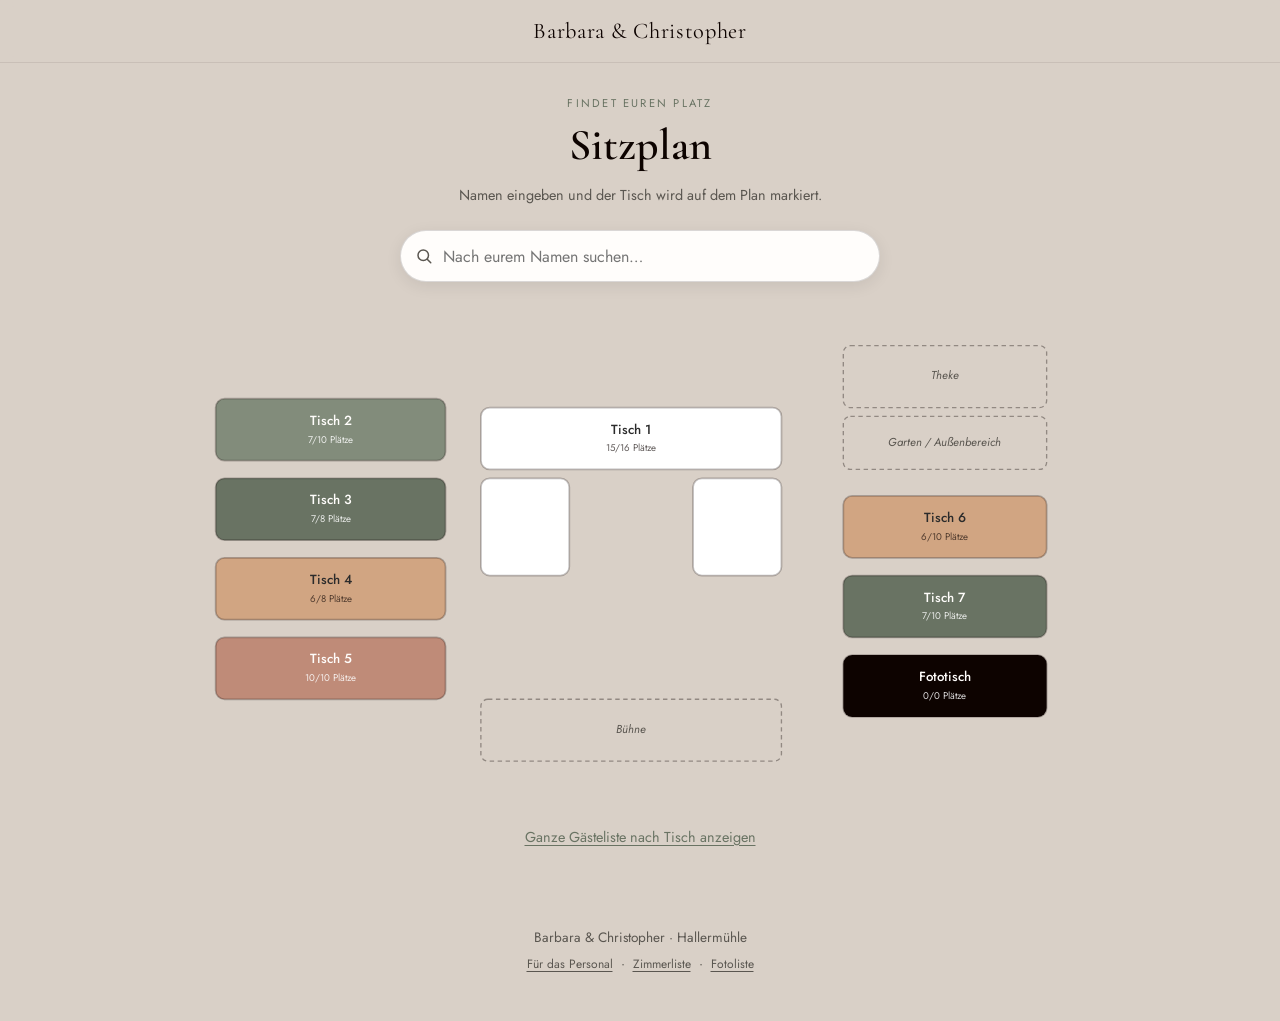
<file: index.html>
<!DOCTYPE html>
<html lang="de">
<head>
  <meta charset="UTF-8">
  <meta name="viewport" content="width=device-width, initial-scale=1.0">
  <title>Sitzplan – Barbara & Christopher</title>
  <link rel="stylesheet" href="styles.css">
</head>
<body>
  <header class="site-header">
    <span class="brand">Barbara &amp; Christopher</span>
  </header>

  <main class="wide">
    <div class="page-title">
      <div class="eyebrow">Findet euren Platz</div>
      <h1>Sitzplan</h1>
      <p>Namen eingeben und der Tisch wird auf dem Plan markiert.</p>
    </div>

    <div class="search-wrap">
      <div class="search-box">
        <svg viewBox="0 0 24 24" fill="none" stroke="currentColor" stroke-width="2" stroke-linecap="round" stroke-linejoin="round">
          <circle cx="11" cy="11" r="7"></circle>
          <line x1="21" y1="21" x2="16.65" y2="16.65"></line>
        </svg>
        <input type="text" id="guest-search" placeholder="Nach eurem Namen suchen…" autocomplete="off">
      </div>
      <div class="search-results" id="search-results"></div>
    </div>

    <div class="floorplan-wrap">
      <svg id="floorplan-svg" viewBox="0 0 1000 520" role="img" aria-label="Sitzplan der Hallermühle"></svg>
    </div>

    <div class="table-detail" id="table-detail">
      <div class="table-detail-header">
        <span class="result-swatch" id="detail-swatch"></span>
        <h3 id="detail-title"></h3>
        <span class="cap" id="detail-cap"></span>
      </div>
      <div class="seat-diagram-wrap">
        <svg id="seat-diagram-svg" role="img" aria-label="Sitzplätze am Tisch"></svg>
      </div>
      <ul class="table-guest-list" id="detail-guests"></ul>
    </div>

    <button class="directory-toggle" id="directory-toggle">Ganze Gästeliste nach Tisch anzeigen</button>
    <div class="directory" id="directory"></div>
  </main>

  <footer class="site-footer">
    Barbara &amp; Christopher · Hallermühle<br>
    <a href="personal.html" class="staff-link">Für das Personal</a>
    &nbsp;·&nbsp;
    <a href="zimmerliste.html" class="staff-link">Zimmerliste</a>
    &nbsp;·&nbsp;
    <a href="fotoliste.html" class="staff-link">Fotoliste</a>
  </footer>

  <script src="seating-data.js"></script>
  <script src="sitzplan.js"></script>
</body>
</html>
</file>
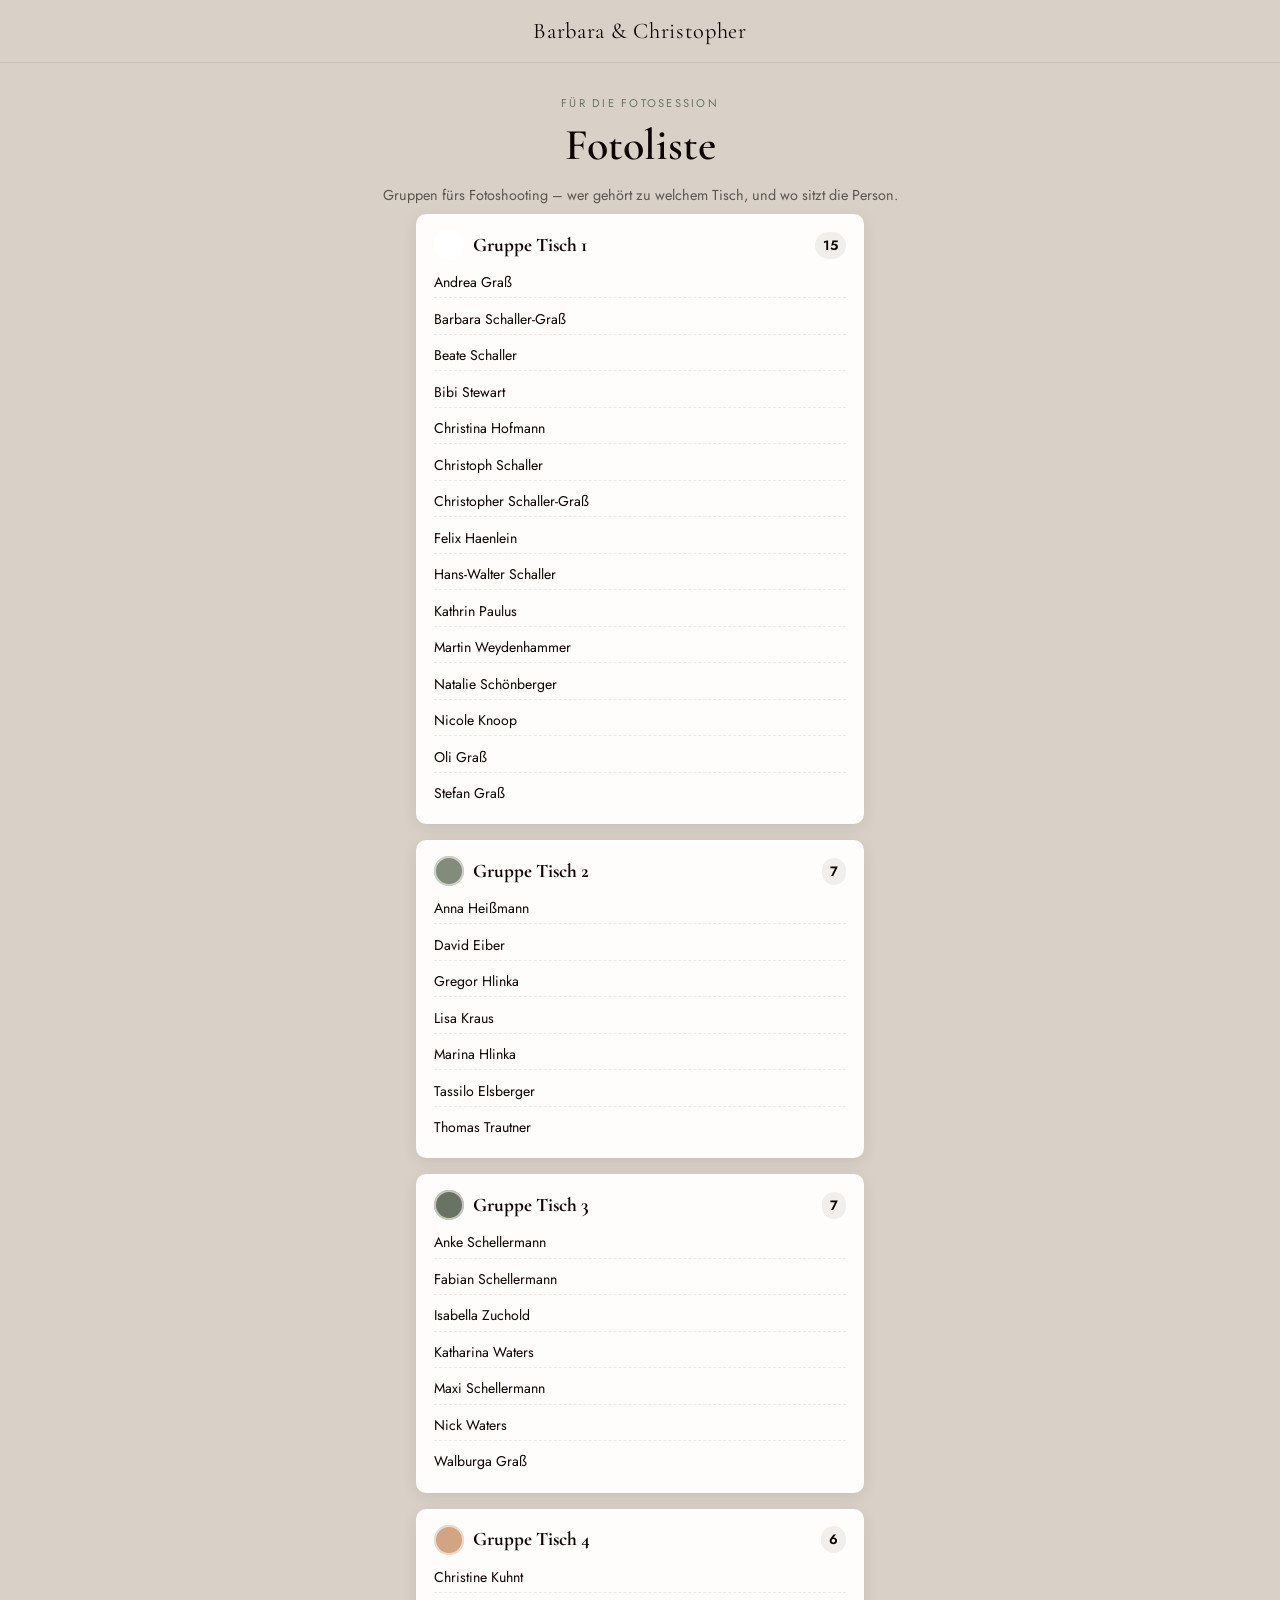
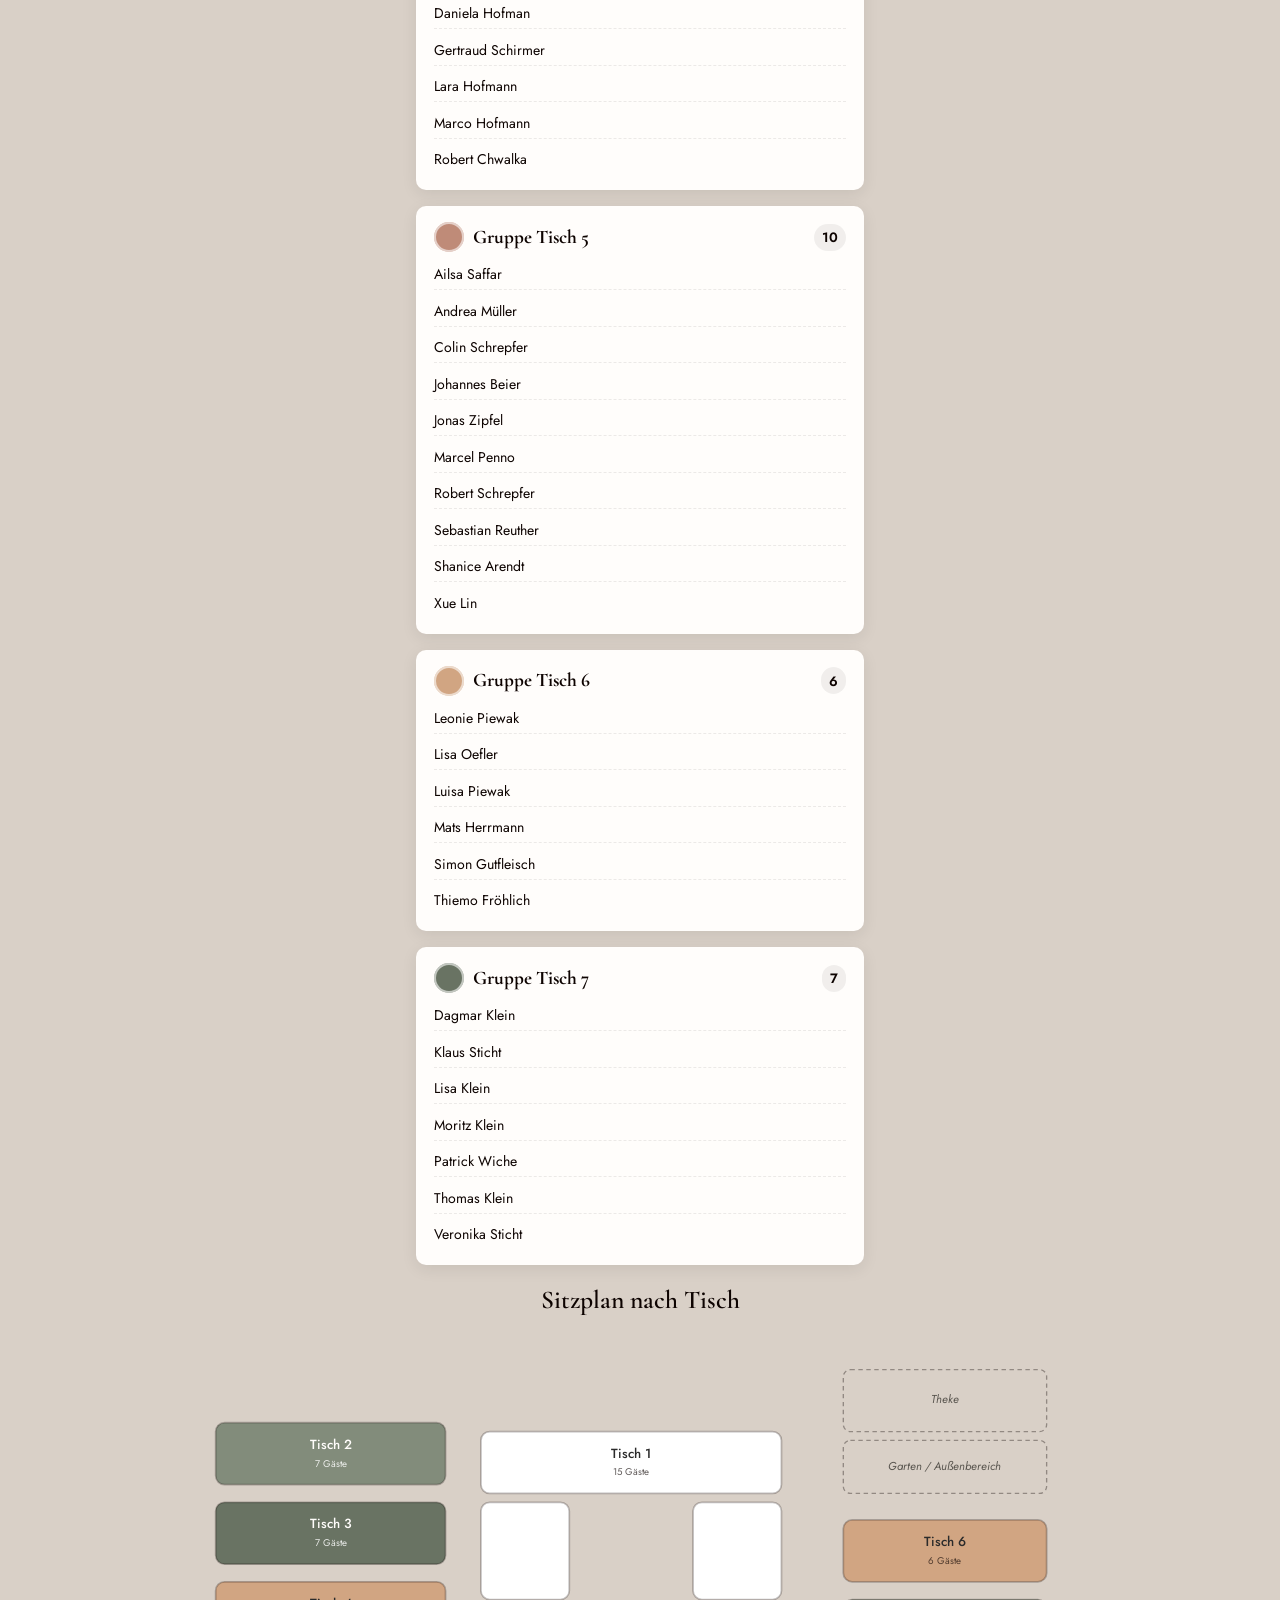
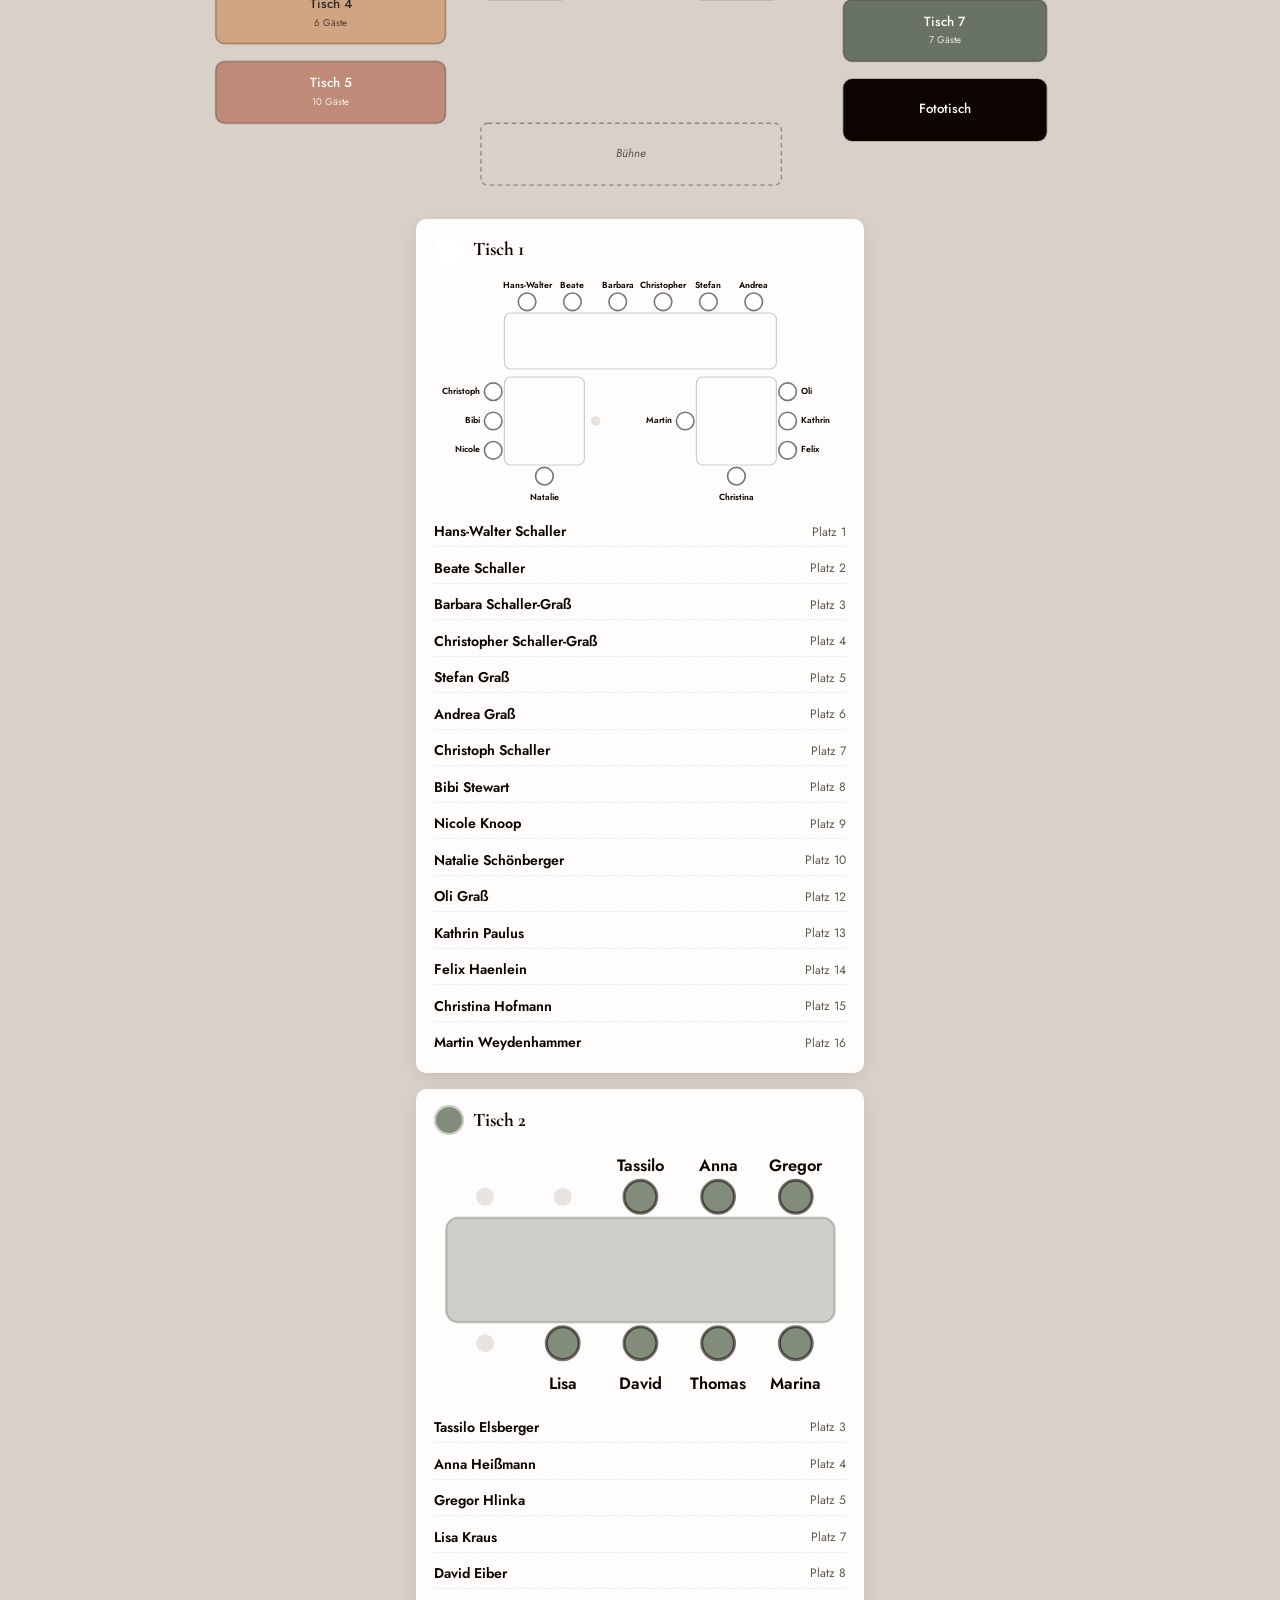
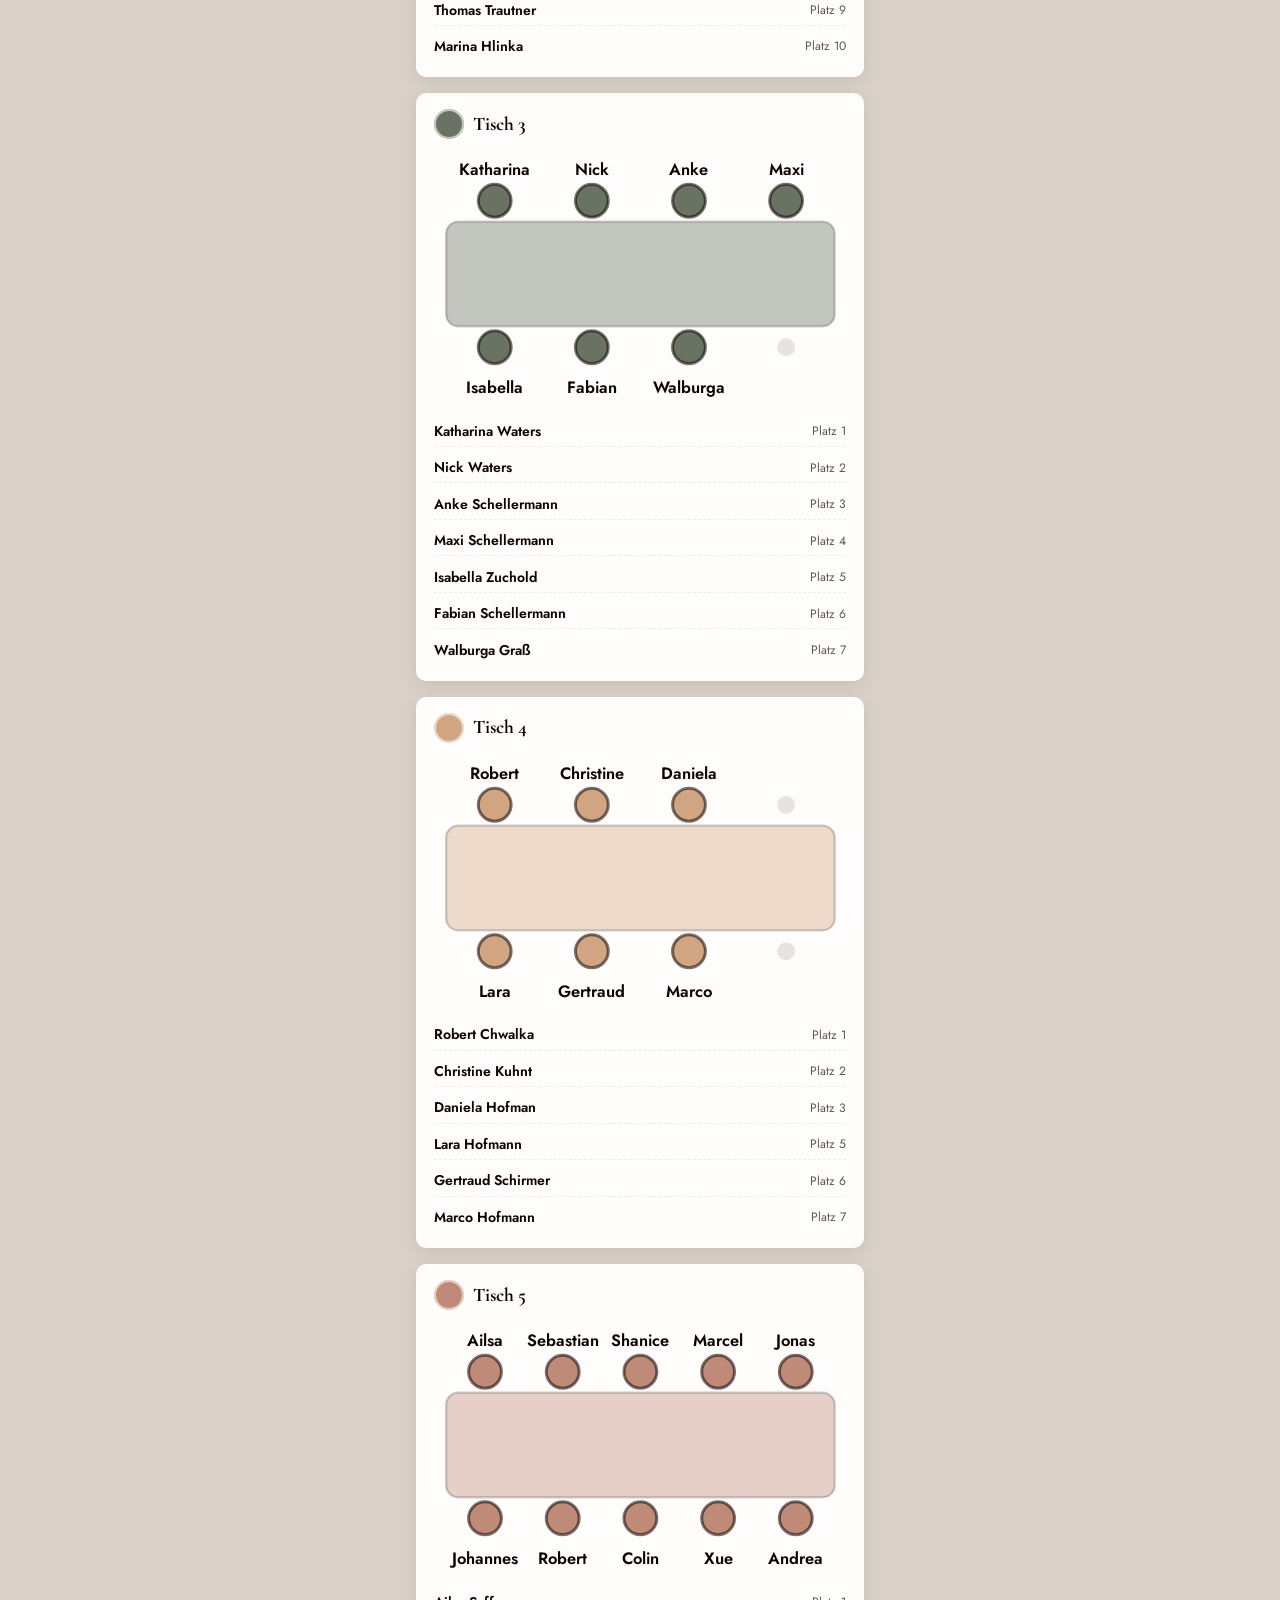
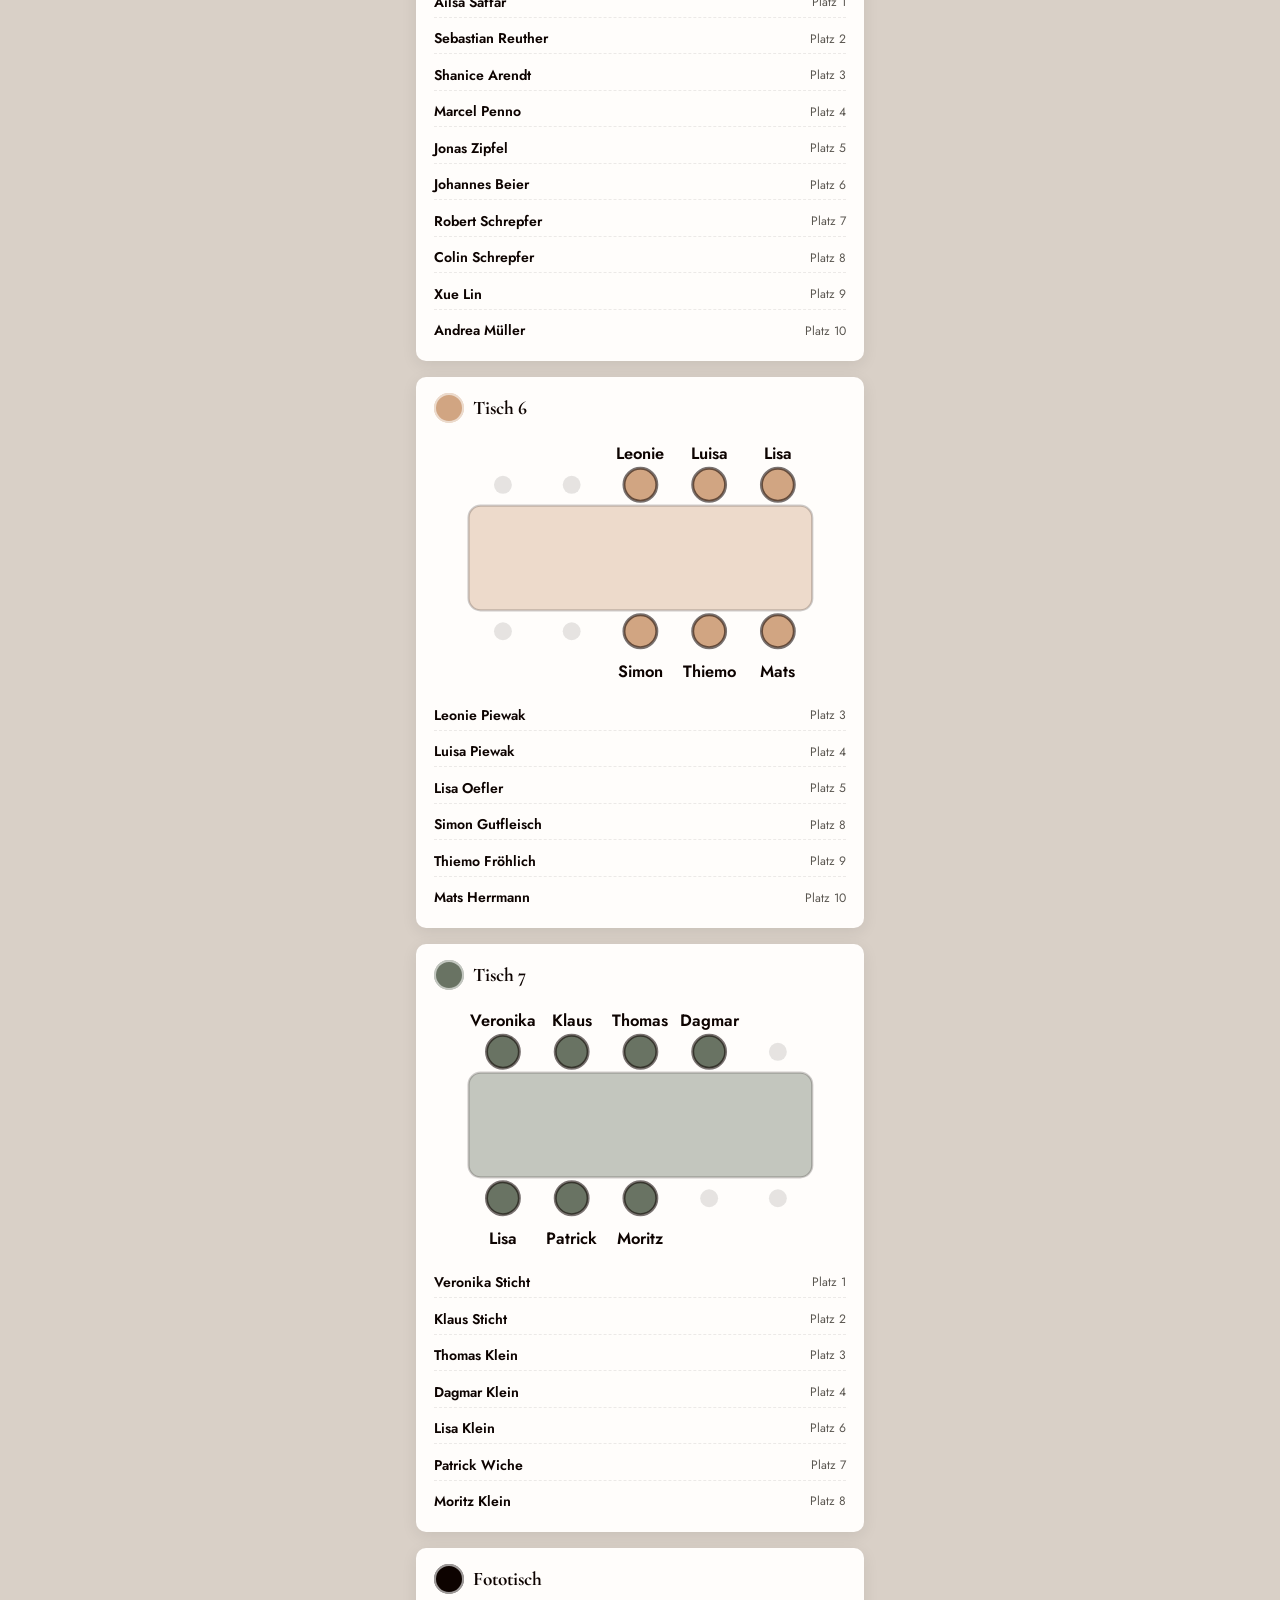
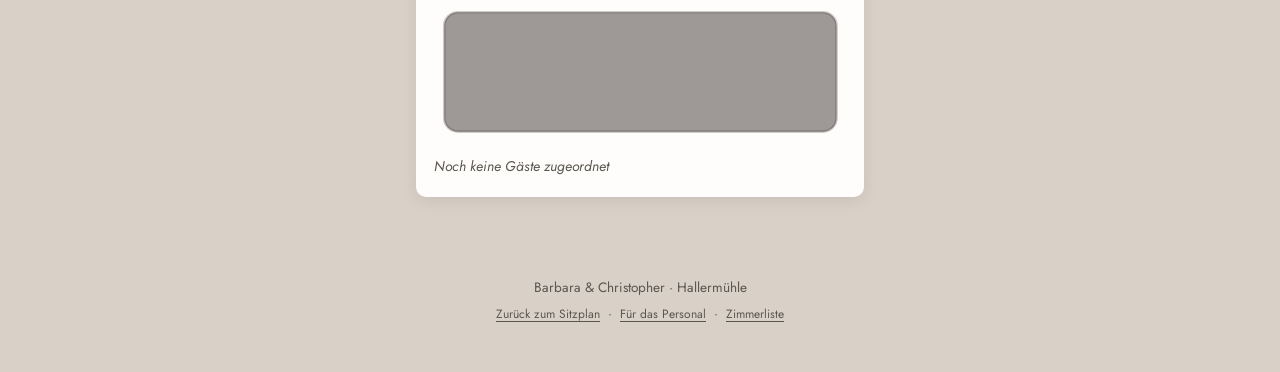
<file: fotoliste.html>
<!DOCTYPE html>
<html lang="de">
<head>
  <meta charset="UTF-8">
  <meta name="viewport" content="width=device-width, initial-scale=1.0">
  <title>Fotoliste – Barbara & Christopher</title>
  <link rel="stylesheet" href="styles.css">
</head>
<body>
  <header class="site-header">
    <span class="brand">Barbara &amp; Christopher</span>
  </header>

  <main class="wide">
    <div class="page-title">
      <div class="eyebrow">Für die Fotosession</div>
      <h1>Fotoliste</h1>
      <p>Gruppen fürs Fotoshooting – wer gehört zu welchem Tisch, und wo sitzt die Person.</p>
    </div>

    <div class="staff-tables" id="color-groups"></div>

    <div class="page-title" style="padding-top: 1rem;">
      <h1 style="font-size: 1.6rem;">Sitzplan nach Tisch</h1>
    </div>

    <div class="floorplan-wrap">
      <svg id="photo-floorplan-svg" viewBox="0 0 1000 520" role="img" aria-label="Übersicht: Fotogruppen je Tisch"></svg>
    </div>

    <div class="staff-tables" id="photo-tables"></div>
  </main>

  <footer class="site-footer">
    Barbara &amp; Christopher · Hallermühle<br>
    <a href="index.html" class="staff-link">Zurück zum Sitzplan</a>
    &nbsp;·&nbsp;
    <a href="personal.html" class="staff-link">Für das Personal</a>
    &nbsp;·&nbsp;
    <a href="zimmerliste.html" class="staff-link">Zimmerliste</a>
  </footer>

  <script src="seating-data.js"></script>
  <script src="fotoliste.js"></script>
</body>
</html>
</file>
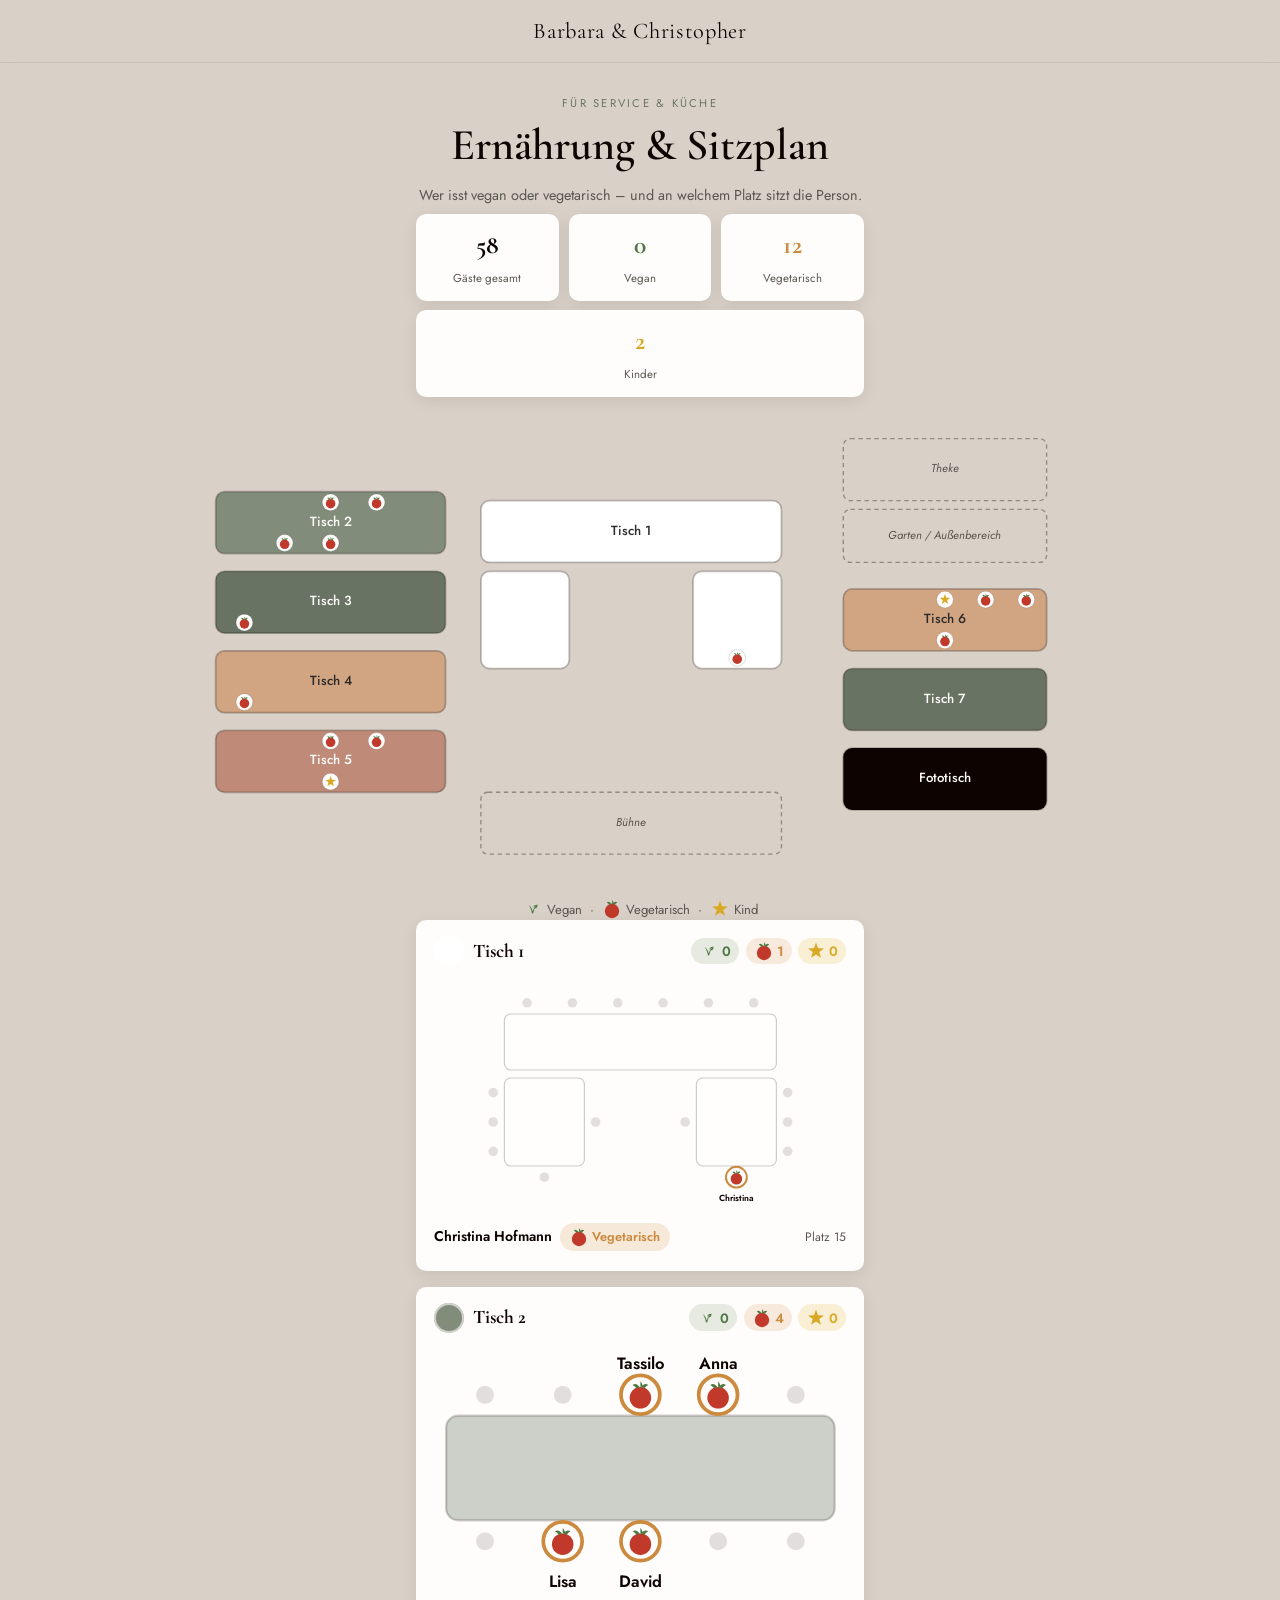
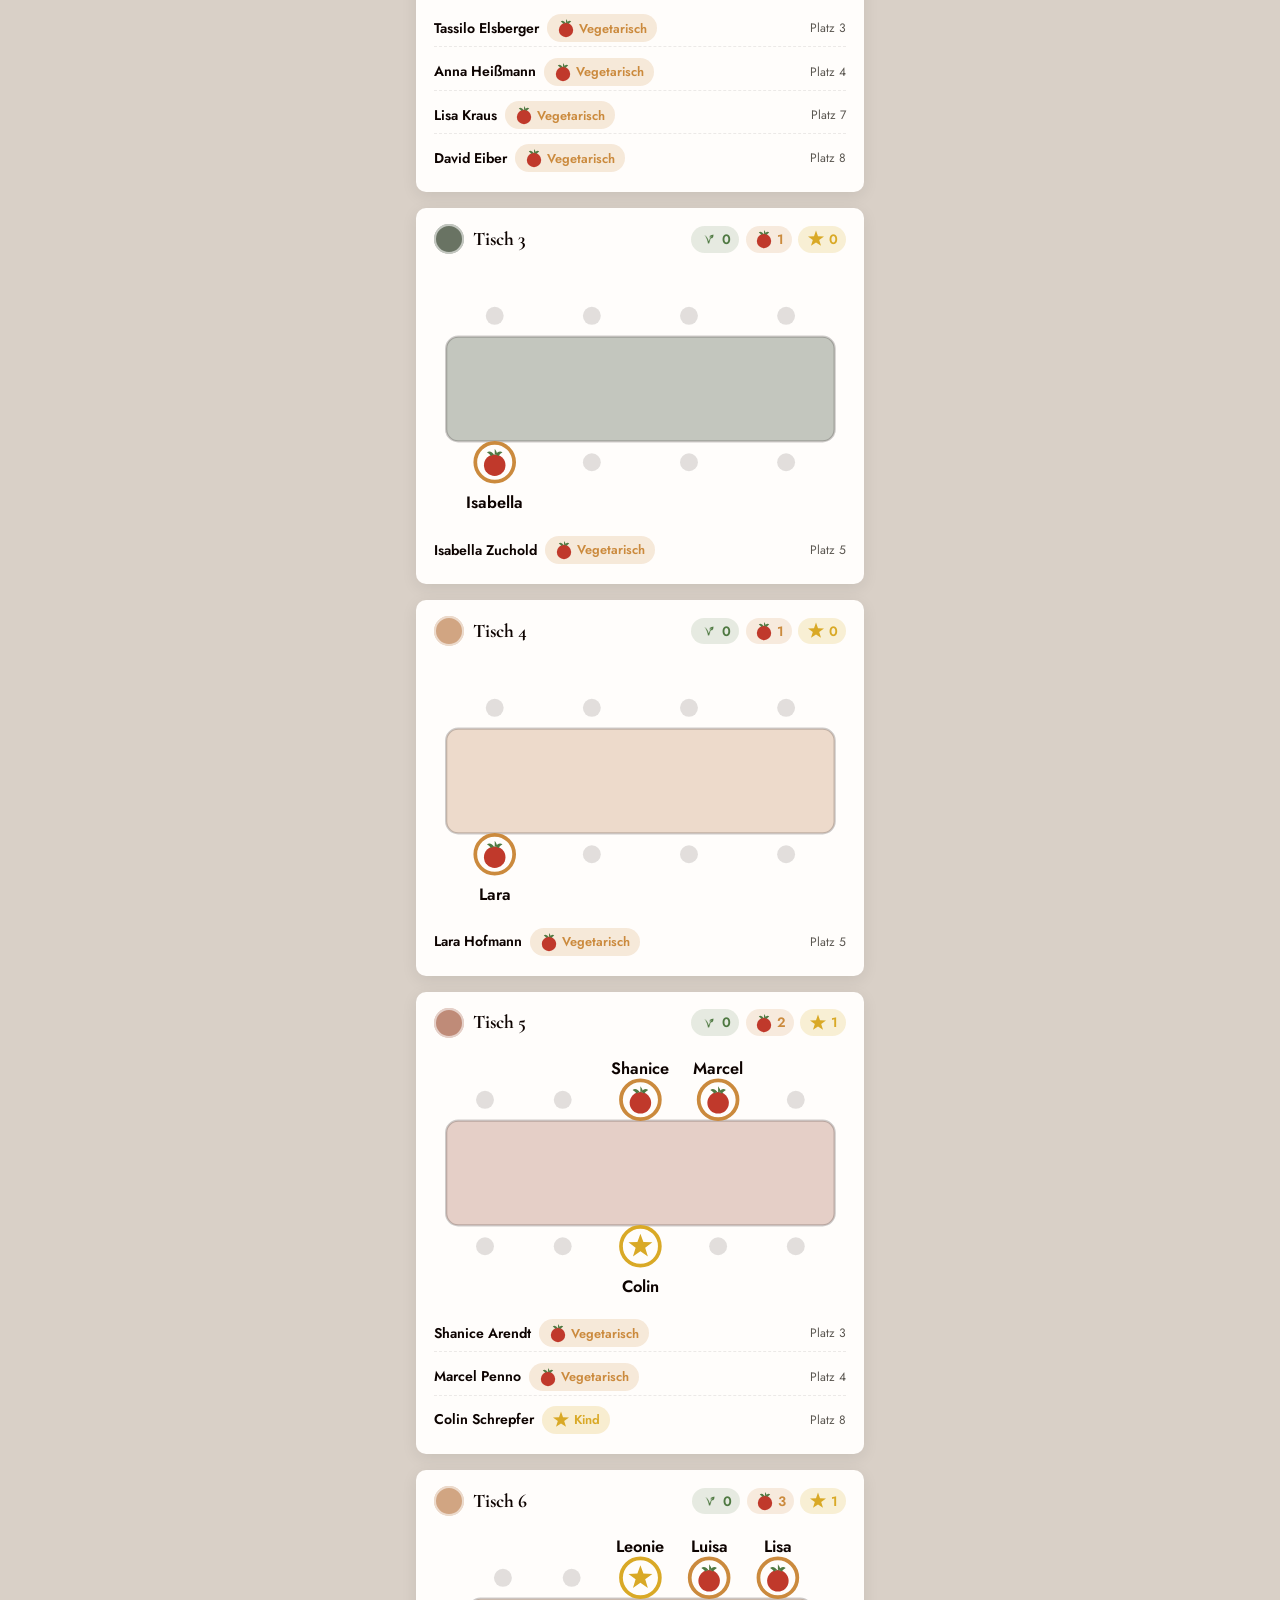
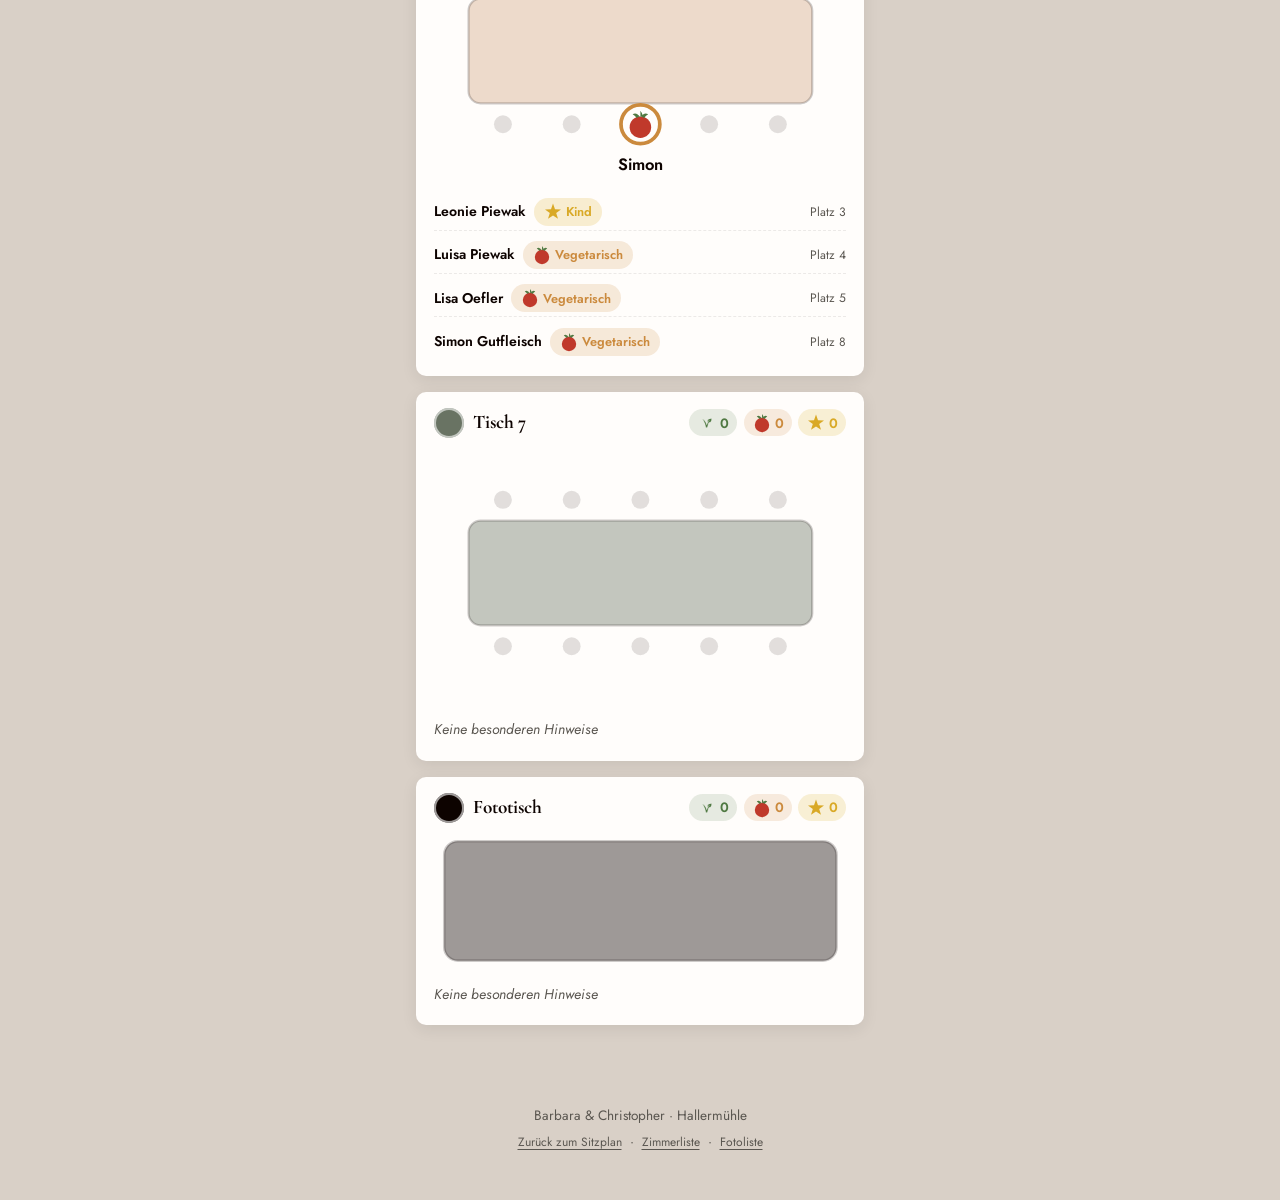
<file: personal.html>
<!DOCTYPE html>
<html lang="de">
<head>
  <meta charset="UTF-8">
  <meta name="viewport" content="width=device-width, initial-scale=1.0">
  <title>Für das Personal – Ernährung &amp; Sitzplan</title>
  <link rel="stylesheet" href="styles.css">
</head>
<body>
  <header class="site-header">
    <span class="brand">Barbara &amp; Christopher</span>
  </header>

  <main class="wide">
    <div class="page-title">
      <div class="eyebrow">Für Service &amp; Küche</div>
      <h1>Ernährung &amp; Sitzplan</h1>
      <p>Wer isst vegan oder vegetarisch – und an welchem Platz sitzt die Person.</p>
    </div>

    <div class="staff-summary" id="staff-summary"></div>

    <div class="floorplan-wrap">
      <svg id="staff-floorplan-svg" viewBox="0 0 1000 520" role="img" aria-label="Übersicht: vegane und vegetarische Plätze"></svg>
    </div>
    <p class="legend-note"><img class="diet-icon" src="icons/vegan.png" alt=""> Vegan &nbsp;·&nbsp; <img class="diet-icon" src="icons/tomato.svg" alt=""> Vegetarisch &nbsp;·&nbsp; <img class="diet-icon" src="icons/star.svg" alt=""> Kind</p>

    <div class="staff-tables" id="staff-tables"></div>
  </main>

  <footer class="site-footer">
    Barbara &amp; Christopher · Hallermühle<br>
    <a href="index.html" class="staff-link">Zurück zum Sitzplan</a>
    &nbsp;·&nbsp;
    <a href="zimmerliste.html" class="staff-link">Zimmerliste</a>
    &nbsp;·&nbsp;
    <a href="fotoliste.html" class="staff-link">Fotoliste</a>
  </footer>

  <script src="seating-data.js"></script>
  <script src="personal.js"></script>
</body>
</html>
</file>
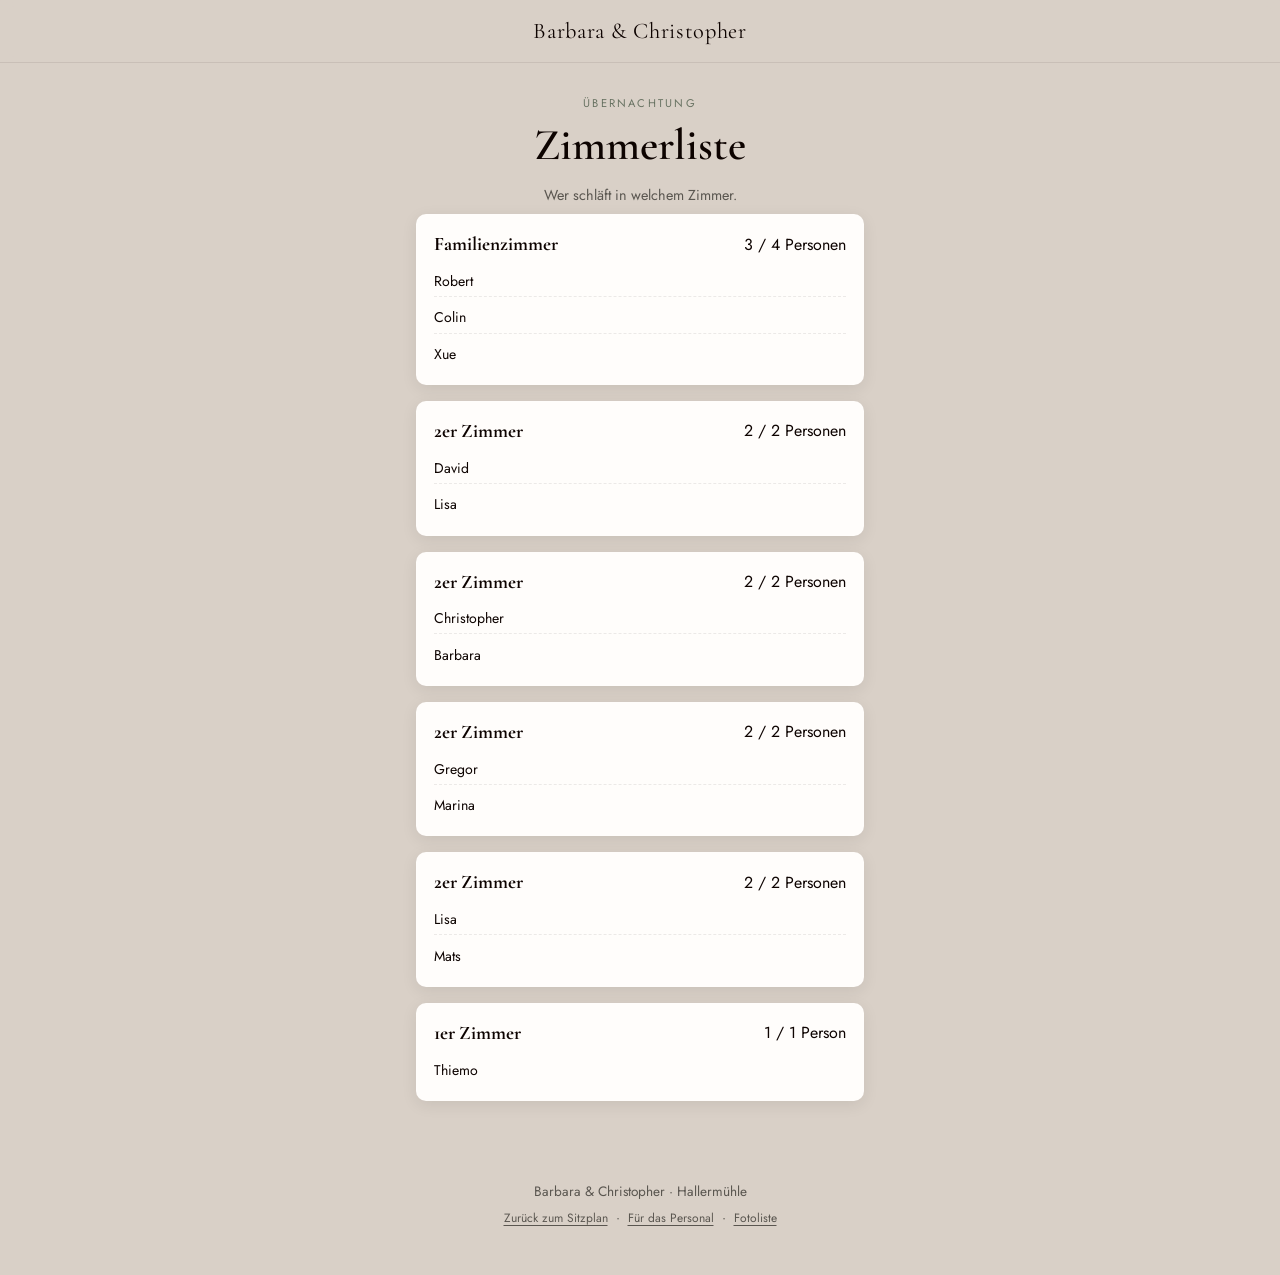
<file: zimmerliste.html>
<!DOCTYPE html>
<html lang="de">
<head>
  <meta charset="UTF-8">
  <meta name="viewport" content="width=device-width, initial-scale=1.0">
  <title>Zimmerliste – Barbara & Christopher</title>
  <link rel="stylesheet" href="styles.css">
</head>
<body>
  <header class="site-header">
    <span class="brand">Barbara &amp; Christopher</span>
  </header>

  <main class="wide">
    <div class="page-title">
      <div class="eyebrow">Übernachtung</div>
      <h1>Zimmerliste</h1>
      <p>Wer schläft in welchem Zimmer.</p>
    </div>

    <div class="staff-tables">
      <div class="staff-card">
        <div class="staff-card-header">
          <h3>Familienzimmer</h3>
          <span class="staff-card-counts">3 / 4 Personen</span>
        </div>
        <ul class="staff-list">
          <li><span>Robert</span></li>
          <li><span>Colin</span></li>
          <li><span>Xue</span></li>
        </ul>
      </div>

      <div class="staff-card">
        <div class="staff-card-header">
          <h3>2er Zimmer</h3>
          <span class="staff-card-counts">2 / 2 Personen</span>
        </div>
        <ul class="staff-list">
          <li><span>David</span></li>
          <li><span>Lisa</span></li>
        </ul>
      </div>

      <div class="staff-card">
        <div class="staff-card-header">
          <h3>2er Zimmer</h3>
          <span class="staff-card-counts">2 / 2 Personen</span>
        </div>
        <ul class="staff-list">
          <li><span>Christopher</span></li>
          <li><span>Barbara</span></li>
        </ul>
      </div>

      <div class="staff-card">
        <div class="staff-card-header">
          <h3>2er Zimmer</h3>
          <span class="staff-card-counts">2 / 2 Personen</span>
        </div>
        <ul class="staff-list">
          <li><span>Gregor</span></li>
          <li><span>Marina</span></li>
        </ul>
      </div>

      <div class="staff-card">
        <div class="staff-card-header">
          <h3>2er Zimmer</h3>
          <span class="staff-card-counts">2 / 2 Personen</span>
        </div>
        <ul class="staff-list">
          <li><span>Lisa</span></li>
          <li><span>Mats</span></li>
        </ul>
      </div>

      <div class="staff-card">
        <div class="staff-card-header">
          <h3>1er Zimmer</h3>
          <span class="staff-card-counts">1 / 1 Person</span>
        </div>
        <ul class="staff-list">
          <li><span>Thiemo</span></li>
        </ul>
      </div>
    </div>
  </main>

  <footer class="site-footer">
    Barbara &amp; Christopher · Hallermühle<br>
    <a href="index.html" class="staff-link">Zurück zum Sitzplan</a>
    &nbsp;·&nbsp;
    <a href="personal.html" class="staff-link">Für das Personal</a>
    &nbsp;·&nbsp;
    <a href="fotoliste.html" class="staff-link">Fotoliste</a>
  </footer>
</body>
</html>
</file>
<file: styles.css>
@import url("https://fonts.googleapis.com/css2?family=Cormorant+Garamond:ital,wght@0,400;0,600;1,500&family=Jost:wght@400;500;600&display=swap");

:root {
  --sage-dark: #697363;
  --sage: #828c7b;
  --cream: #d9d0c7;
  --rose: #bf8b78;
  --ink: #0d0300;

  --bg: var(--cream);
  --surface: #fffdfb;
  --text: var(--ink);
  --text-muted: #5a5650;
  --accent: var(--rose);
  --accent-dark: var(--sage-dark);

  --font-display: "Cormorant Garamond", serif;
  --font-body: "Jost", system-ui, sans-serif;

  --radius: 10px;
  --shadow: 0 4px 16px rgba(13, 3, 0, 0.08);
}

* {
  box-sizing: border-box;
  margin: 0;
  padding: 0;
}

html {
  scroll-behavior: smooth;
  overflow-x: hidden;
}

body {
  font-family: var(--font-body);
  color: var(--text);
  background: var(--bg);
  line-height: 1.5;
  -webkit-font-smoothing: antialiased;
  overflow-x: hidden;
  width: 100%;
}

a {
  color: inherit;
}

img {
  max-width: 100%;
  display: block;
}

/* ---------- Layout shell ---------- */

.site-header {
  position: sticky;
  top: 0;
  z-index: 20;
  display: flex;
  align-items: center;
  justify-content: center;
  padding: 0.9rem 1.25rem;
  background: rgba(217, 208, 199, 0.92);
  backdrop-filter: blur(6px);
  border-bottom: 1px solid rgba(13, 3, 0, 0.08);
}

.site-header .brand {
  font-family: var(--font-display);
  font-size: 1.4rem;
  letter-spacing: 0.03em;
}

main {
  max-width: 720px;
  margin: 0 auto;
  padding: 0 1rem 3rem;
}

main.wide {
  max-width: 1000px;
}

footer.site-footer {
  text-align: center;
  padding: 2rem 1rem 3rem;
  color: var(--text-muted);
  font-size: 0.85rem;
}

.staff-link {
  display: inline-block;
  margin-top: 0.5rem;
  font-size: 0.75rem;
  color: var(--text-muted);
  text-decoration: underline;
  text-underline-offset: 3px;
}

/* ---------- Sitzplan page ---------- */

.page-title {
  text-align: center;
  padding: 2rem 1rem 0.5rem;
}

.page-title .eyebrow {
  text-transform: uppercase;
  letter-spacing: 0.2em;
  font-size: 0.7rem;
  color: var(--accent-dark);
}

.page-title h1 {
  font-family: var(--font-display);
  font-size: clamp(2rem, 7vw, 2.75rem);
  font-weight: 600;
}

.page-title p {
  color: var(--text-muted);
  font-size: 0.9rem;
  margin-top: 0.4rem;
}

.search-wrap {
  position: sticky;
  top: 62px;
  z-index: 15;
  background: var(--bg);
  padding: 1rem 0 0.75rem;
}

.search-box {
  position: relative;
  max-width: 480px;
  margin: 0 auto;
}

.search-box input {
  width: 100%;
  font-family: var(--font-body);
  font-size: 1rem;
  padding: 0.85rem 1rem 0.85rem 2.6rem;
  border-radius: 999px;
  border: 1.5px solid rgba(13, 3, 0, 0.15);
  background: var(--surface);
  color: var(--text);
  box-shadow: var(--shadow);
}

.search-box input:focus {
  outline: none;
  border-color: var(--accent);
}

.search-box svg {
  position: absolute;
  left: 0.95rem;
  top: 50%;
  transform: translateY(-50%);
  width: 18px;
  height: 18px;
  color: var(--text-muted);
  pointer-events: none;
}

.search-results {
  max-width: 480px;
  margin: 0.6rem auto 0;
}

.search-result-card {
  display: flex;
  align-items: center;
  gap: 0.85rem;
  background: var(--surface);
  border-radius: var(--radius);
  box-shadow: var(--shadow);
  padding: 0.8rem 1rem;
  margin-bottom: 0.5rem;
  cursor: pointer;
  border: 1.5px solid transparent;
  transition: border-color 0.15s ease;
}

.search-result-card:hover,
.search-result-card:focus-visible {
  border-color: var(--accent);
}

.result-swatch {
  width: 30px;
  height: 30px;
  border-radius: 50%;
  flex-shrink: 0;
  box-shadow: inset 0 0 0 2px rgba(255, 255, 255, 0.6);
}

.result-info .result-name {
  font-weight: 500;
  font-size: 0.95rem;
}

.result-info .result-table {
  font-size: 0.82rem;
  color: var(--text-muted);
}

.result-tags {
  margin-left: auto;
  display: flex;
  gap: 0.3rem;
  flex-wrap: wrap;
}

.tag {
  font-size: 0.68rem;
  padding: 0.15rem 0.5rem;
  border-radius: 999px;
  background: rgba(105, 115, 99, 0.14);
  color: var(--accent-dark);
  white-space: nowrap;
}

.no-results {
  text-align: center;
  color: var(--text-muted);
  font-size: 0.9rem;
  padding: 0.75rem;
}

.floorplan-wrap {
  max-width: 900px;
  margin: 1.5rem auto 0;
  padding: 0 0.5rem;
  overflow-x: auto;
}

.floorplan-wrap svg {
  width: 100%;
  height: auto;
  min-width: 480px;
}

.table-shape {
  cursor: pointer;
  stroke: rgba(13, 3, 0, 0.25);
  stroke-width: 2;
  transition: filter 0.15s ease, transform 0.2s ease;
  transform-origin: center;
}

.table-shape:hover {
  filter: brightness(1.08);
}

.table-shape.highlighted {
  animation: pulse-glow 1.1s ease-in-out infinite;
  stroke: var(--ink);
  stroke-width: 3;
}

@keyframes pulse-glow {
  0%, 100% { filter: brightness(1) drop-shadow(0 0 0 rgba(13,3,0,0)); }
  50% { filter: brightness(1.18) drop-shadow(0 0 10px rgba(13,3,0,0.35)); }
}

.table-label {
  font-family: var(--font-body);
  font-size: 15px;
  font-weight: 500;
  fill: var(--surface);
  pointer-events: none;
  text-anchor: middle;
  dominant-baseline: middle;
}

.table-sublabel {
  font-family: var(--font-body);
  font-size: 11px;
  fill: rgba(255, 255, 255, 0.85);
  pointer-events: none;
  text-anchor: middle;
  dominant-baseline: middle;
}

.landmark-shape {
  fill: none;
  stroke: rgba(13, 3, 0, 0.35);
  stroke-width: 1.5;
  stroke-dasharray: 5 4;
}

.landmark-label {
  font-family: var(--font-body);
  font-size: 13px;
  font-style: italic;
  fill: var(--text-muted);
  text-anchor: middle;
  dominant-baseline: middle;
}

.legend-note {
  text-align: center;
  font-size: 0.82rem;
  color: var(--text-muted);
  margin: 0.75rem auto 0;
  max-width: 480px;
}

.table-detail {
  max-width: 480px;
  margin: 1.25rem auto 0;
  background: var(--surface);
  border-radius: var(--radius);
  box-shadow: var(--shadow);
  padding: 1.1rem 1.2rem;
  display: none;
}

.table-detail.visible {
  display: block;
}

.table-detail-header {
  display: flex;
  align-items: center;
  gap: 0.6rem;
  margin-bottom: 0.6rem;
}

.table-detail-header .result-swatch {
  width: 22px;
  height: 22px;
}

.table-detail-header h3 {
  font-family: var(--font-display);
  font-size: 1.3rem;
}

.table-detail-header .cap {
  margin-left: auto;
  font-size: 0.8rem;
  color: var(--text-muted);
}

.seat-diagram-wrap {
  margin: 0 -0.2rem 0.9rem;
}

#seat-diagram-svg {
  width: 100%;
  height: auto;
  max-height: 320px;
  display: block;
}

.seat-table-shape {
  fill-opacity: 0.5;
  stroke: rgba(13, 3, 0, 0.2);
  stroke-width: 1.5;
}

.seat-circle {
  stroke: rgba(13, 3, 0, 0.55);
  stroke-width: 2;
}

.seat-circle.seat-empty {
  fill: transparent;
  stroke: rgba(13, 3, 0, 0.25);
  stroke-dasharray: 2 2;
}

.seat-highlight-ring {
  fill: none;
  stroke: var(--ink);
  stroke-width: 3;
  animation: pulse-glow 1.1s ease-in-out infinite;
}

.seat-label {
  font-family: var(--font-body);
  font-size: 10px;
  fill: var(--text);
  pointer-events: none;
}

.seat-label-highlighted {
  font-weight: 600;
  font-size: 11px;
  fill: var(--ink);
}

.guest-highlighted {
  font-weight: 600;
  color: var(--ink);
}

.table-guest-list {
  list-style: none;
  display: grid;
  gap: 0.4rem;
}

.table-guest-list li {
  display: flex;
  align-items: center;
  gap: 0.5rem;
  font-size: 0.9rem;
  padding: 0.25rem 0;
  border-bottom: 1px dashed rgba(13, 3, 0, 0.08);
}

.table-guest-list li:last-child {
  border-bottom: none;
}

.directory-toggle {
  display: block;
  text-align: center;
  margin: 2rem auto 0;
  background: none;
  border: none;
  color: var(--accent-dark);
  font-family: var(--font-body);
  font-size: 0.9rem;
  text-decoration: underline;
  text-underline-offset: 3px;
  cursor: pointer;
}

.directory {
  display: none;
  margin-top: 1.25rem;
}

.directory.visible {
  display: block;
}

.directory-table {
  margin-bottom: 1.5rem;
}

.directory-table h3 {
  font-family: var(--font-display);
  font-size: 1.15rem;
  display: flex;
  align-items: center;
  gap: 0.5rem;
  margin-bottom: 0.5rem;
}

@media (max-width: 400px) {
  .site-header .brand {
    font-size: 1.15rem;
  }
}

/* ---------- Staff page ---------- */

:root {
  --vegan: #4f7942;
  --veggie: #cb8a3d;
  --child: #d9a926;
}

.staff-summary {
  display: flex;
  flex-wrap: wrap;
  justify-content: center;
  gap: 0.6rem;
  max-width: 480px;
  margin: 0 auto 1.5rem;
  padding: 0 1rem;
}

.staff-stat {
  flex: 1 1 130px;
  background: var(--surface);
  border-radius: var(--radius);
  box-shadow: var(--shadow);
  padding: 0.75rem 0.5rem;
  text-align: center;
}

.staff-stat strong {
  display: block;
  font-family: var(--font-display);
  font-size: 1.6rem;
  color: var(--text);
}

.staff-stat span {
  font-size: 0.72rem;
  color: var(--text-muted);
}

.staff-stat-vegan strong {
  color: var(--vegan);
}

.staff-stat-veggie strong {
  color: var(--veggie);
}

.staff-stat-child strong {
  color: var(--child);
}

.staff-tables {
  display: grid;
  gap: 1rem;
  max-width: 480px;
  margin: 0 auto;
  padding: 0 1rem;
}

.staff-card {
  background: var(--surface);
  border-radius: var(--radius);
  box-shadow: var(--shadow);
  padding: 1rem 1.1rem;
}

.staff-card-header {
  display: flex;
  align-items: center;
  gap: 0.6rem;
  margin-bottom: 0.5rem;
}

.staff-card-header h3 {
  font-family: var(--font-display);
  font-size: 1.2rem;
}

.staff-card-counts {
  margin-left: auto;
  display: flex;
  gap: 0.4rem;
  white-space: nowrap;
}

.staff-card-count {
  display: inline-flex;
  align-items: center;
  gap: 0.2rem;
  font-size: 0.85rem;
  font-weight: 600;
  padding: 0.2rem 0.5rem;
  border-radius: 999px;
  background: rgba(13, 3, 0, 0.06);
  color: var(--text);
}

.staff-card-count-vegan {
  background: rgba(79, 121, 66, 0.14);
  color: var(--vegan);
}

.staff-card-count-veggie {
  background: rgba(203, 138, 61, 0.16);
  color: var(--veggie);
}

.staff-card-count-child {
  background: rgba(217, 169, 38, 0.18);
  color: var(--child);
}

.diet-badge {
  display: inline-flex;
  align-items: center;
  gap: 0.2rem;
  font-size: 0.8rem;
  font-weight: 600;
  padding: 0.25rem 0.6rem;
  border-radius: 999px;
  white-space: nowrap;
}

.diet-badge-vegan {
  background: rgba(79, 121, 66, 0.16);
  color: var(--vegan);
}

.diet-badge-veggie {
  background: rgba(203, 138, 61, 0.18);
  color: var(--veggie);
}

.diet-badge-child {
  background: rgba(217, 169, 38, 0.2);
  color: var(--child);
}

.staff-diagram {
  width: 100%;
  height: auto;
  max-height: 260px;
  display: block;
  margin-bottom: 0.6rem;
}

.staff-table-shape {
  fill-opacity: 0.4;
  stroke: rgba(13, 3, 0, 0.2);
  stroke-width: 1.5;
}

.staff-seat-circle {
  fill: rgba(13, 3, 0, 0.12);
  stroke: none;
}

.staff-seat-circle.staff-seat-vegan {
  fill: var(--surface);
  stroke: var(--vegan);
  stroke-width: 2.5;
}

.staff-seat-circle.staff-seat-veggie {
  fill: var(--surface);
  stroke: var(--veggie);
  stroke-width: 2.5;
}

.staff-seat-circle.staff-seat-child {
  fill: var(--surface);
  stroke: var(--child);
  stroke-width: 2.5;
}

.staff-seat-label {
  font-family: var(--font-body);
  font-size: 11px;
  font-weight: 600;
  fill: var(--text);
  pointer-events: none;
}

.staff-list {
  list-style: none;
  display: grid;
  gap: 0.4rem;
}

.staff-list li {
  display: flex;
  flex-wrap: wrap;
  align-items: center;
  gap: 0.4rem 0.5rem;
  font-size: 0.88rem;
  padding: 0.25rem 0;
  border-bottom: 1px dashed rgba(13, 3, 0, 0.08);
}

.staff-list li:last-child {
  border-bottom: none;
}

.staff-list-empty {
  color: var(--text-muted);
  font-style: italic;
  font-size: 0.85rem;
}

.staff-seat {
  margin-left: auto;
  font-size: 0.76rem;
  color: var(--text-muted);
  white-space: nowrap;
}

#staff-floorplan-svg .table-shape,
#photo-floorplan-svg .table-shape {
  cursor: default;
}

#staff-floorplan-svg .table-shape:hover,
#photo-floorplan-svg .table-shape:hover {
  filter: none;
}

.overview-badge-backdrop {
  fill: var(--surface);
  stroke: rgba(13, 3, 0, 0.15);
  stroke-width: 1;
}

.overview-badge-count {
  font-family: var(--font-body);
  font-size: 13px;
  font-weight: 700;
  fill: var(--surface);
  dominant-baseline: middle;
}

.diet-icon {
  width: 20px;
  height: 20px;
  vertical-align: -5px;
  display: inline-block;
}

.photo-seat-circle {
  stroke: rgba(13, 3, 0, 0.55);
  stroke-width: 2;
}

.photo-seat-empty {
  fill: rgba(13, 3, 0, 0.1);
}
</file>
